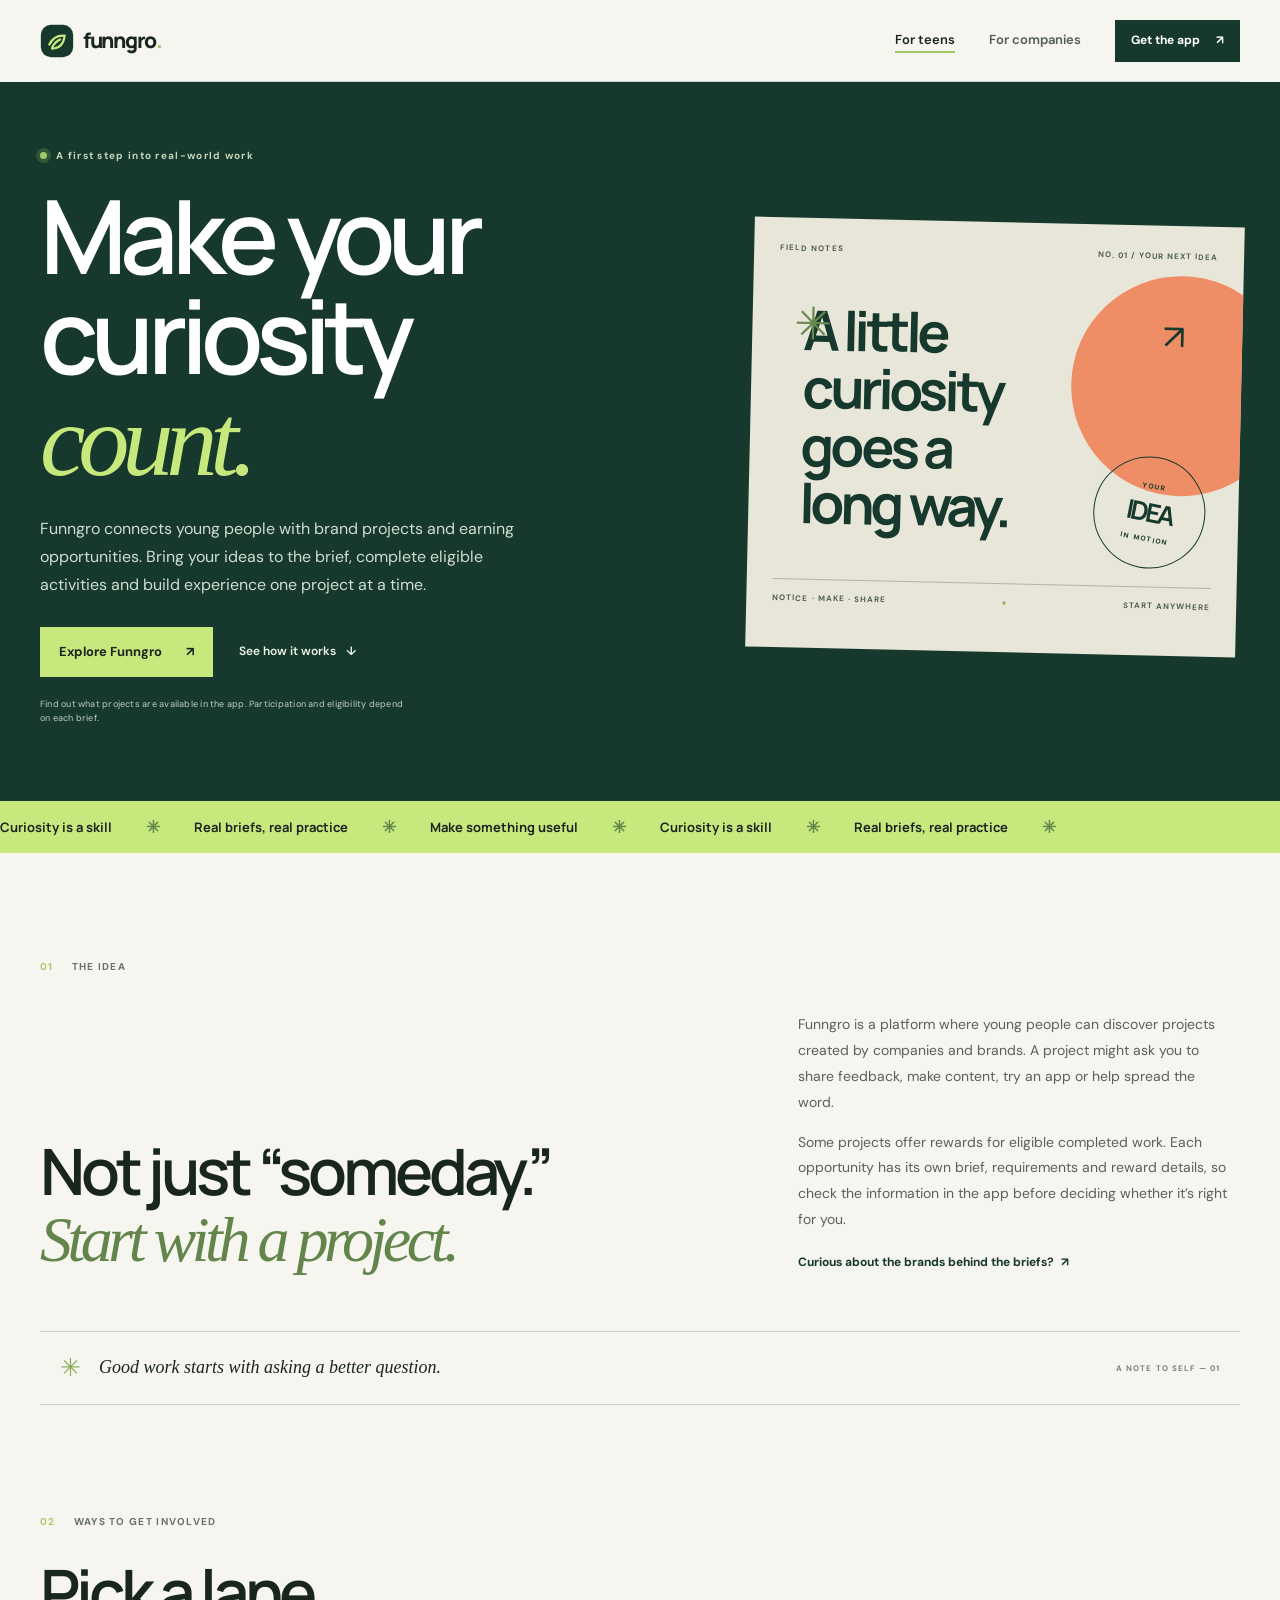
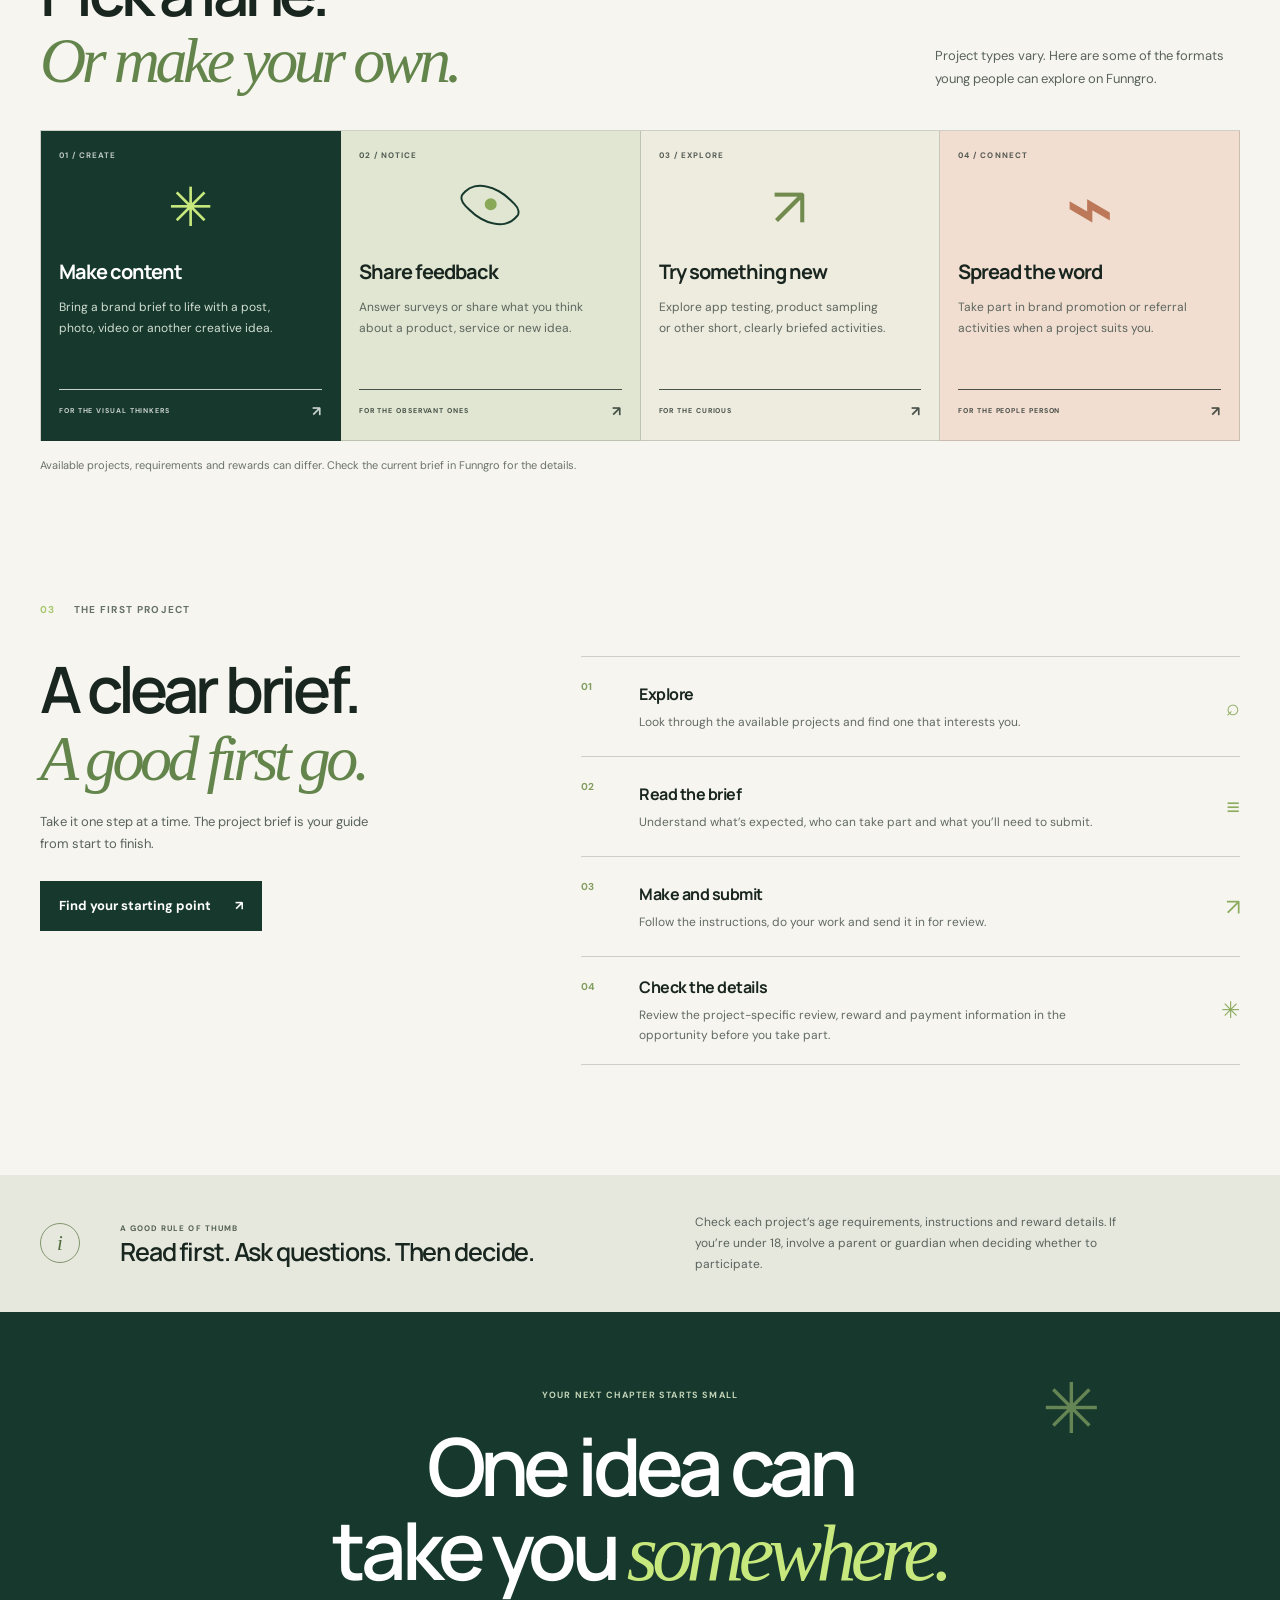
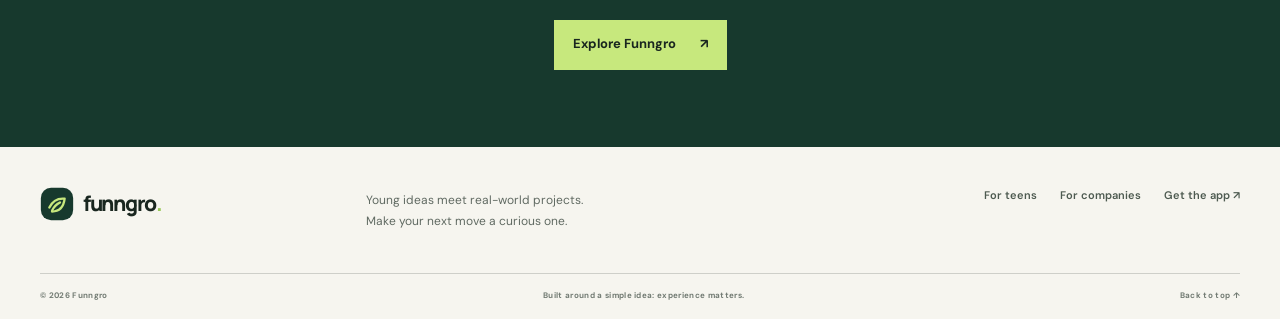
<file: index.html>
<!doctype html>
<html lang="en">
<head>
  <meta charset="utf-8">
  <meta name="viewport" content="width=device-width, initial-scale=1">
  <meta name="description" content="Explore brand projects, create content, share feedback and learn how earning opportunities work for young people on Funngro.">
  <meta name="robots" content="index,follow">
  <link rel="canonical" href="https://funngro-website-evaluation.onrender.com/">
  <link rel="icon" href="assets/mark.svg" type="image/svg+xml">
  <meta name="theme-color" content="#f6f5ef">
  <title>Earn with Real Brand Projects | Funngro for Teens</title>
  <meta property="og:type" content="website">
  <meta property="og:site_name" content="Funngro">
  <meta property="og:title" content="Earn with Real Brand Projects | Funngro for Teens">
  <meta property="og:description" content="Explore brand projects, create content, share feedback and learn how earning opportunities work for young people on Funngro.">
  <meta property="og:url" content="https://funngro-website-evaluation.onrender.com/">
  <meta name="twitter:card" content="summary">
  <meta name="twitter:title" content="Earn with Real Brand Projects | Funngro for Teens">
  <meta name="twitter:description" content="Explore brand projects, create content, share feedback and learn how earning opportunities work for young people on Funngro.">
  <link rel="preconnect" href="https://fonts.googleapis.com">
  <link rel="preconnect" href="https://fonts.gstatic.com" crossorigin>
  <link href="https://fonts.googleapis.com/css2?family=DM+Sans:wght@400;500;600;700&family=Manrope:wght@400;500;600;700;800&display=swap" rel="stylesheet">
  <link rel="stylesheet" href="style.css">
  <script src="script.js" defer></script>
</head>
<body class="teen-page">
  <a class="skip-link" href="#main">Skip to content</a>
  <header class="site-header">
    <div class="header-inner">
      <a class="wordmark" href="index.html" aria-label="Funngro, teen home">
        <img src="assets/mark.svg" alt="" width="34" height="34">
        <span>funngro<span class="wordmark-period">.</span></span>
      </a>
      <button class="menu-toggle" type="button" aria-expanded="false" aria-controls="primary-nav">
        <span class="menu-toggle-label">Menu</span><span class="menu-icon" aria-hidden="true"><i></i><i></i></span>
      </button>
      <nav class="primary-nav" id="primary-nav" aria-label="Main navigation">
        <a class="nav-link is-current" href="index.html" aria-current="page">For teens</a>
        <a class="nav-link" href="company.html">For companies</a>
        <a class="nav-cta" href="https://play.google.com/store/apps/details?id=com.wishbanc.funngro" target="_blank" rel="noopener noreferrer">Get the app <span aria-hidden="true">↗</span></a>
      </nav>
    </div>
  </header>

  <main id="main">
    <section class="teen-hero">
      <div class="teen-hero-copy">
        <p class="eyebrow eyebrow-light"><span class="eyebrow-dot"></span> A first step into real-world work</p>
        <h1>Make your<br>curiosity <span class="hero-highlight">count.</span></h1>
        <p class="hero-intro">Funngro connects young people with brand projects and earning opportunities. Bring your ideas to the brief, complete eligible activities and build experience one project at a time.</p>
        <div class="hero-action-row">
          <a class="button button-lime" href="https://play.google.com/store/apps/details?id=com.wishbanc.funngro" target="_blank" rel="noopener noreferrer">Explore Funngro <span aria-hidden="true">↗</span></a>
          <a class="text-link text-link-light" href="#how-it-works">See how it works <span aria-hidden="true">↓</span></a>
        </div>
        <p class="hero-footnote">Find out what projects are available in the app. Participation and eligibility depend on each brief.</p>
      </div>
      <div class="teen-hero-art" aria-label="Illustration of a young creator turning an idea into a finished brand project" role="img">
        <div class="art-sun" aria-hidden="true"></div>
        <div class="art-caption"><span>FIELD NOTES</span><span>NO. 01 / YOUR NEXT IDEA</span></div>
        <div class="art-core">
          <div class="art-spark" aria-hidden="true">✳</div>
          <p class="art-kicker">A little curiosity<br>goes a long way.</p>
          <div class="art-arrow" aria-hidden="true">↗</div>
          <div class="art-stamp"><span>YOUR</span><strong>IDEA</strong><span>IN MOTION</span></div>
        </div>
        <div class="art-bottom"><span>NOTICE · MAKE · SHARE</span><span class="art-orbit" aria-hidden="true">●</span><span>START ANYWHERE</span></div>
      </div>
    </section>

    <section class="ticker" aria-label="Project themes">
      <div class="ticker-track">
        <span>Curiosity is a skill</span><span aria-hidden="true">✳</span><span>Real briefs, real practice</span><span aria-hidden="true">✳</span><span>Make something useful</span><span aria-hidden="true">✳</span><span>Curiosity is a skill</span><span aria-hidden="true">✳</span><span>Real briefs, real practice</span><span aria-hidden="true">✳</span>
      </div>
    </section>

    <section class="section section-intro">
      <div class="section-label"><span>01</span><span>THE IDEA</span></div>
      <div class="intro-layout">
        <h2>Not just “someday.”<br><span class="serif-accent">Start with a project.</span></h2>
        <div class="intro-copy">
          <p>Funngro is a platform where young people can discover projects created by companies and brands. A project might ask you to share feedback, make content, try an app or help spread the word.</p>
          <p>Some projects offer rewards for eligible completed work. Each opportunity has its own brief, requirements and reward details, so check the information in the app before deciding whether it’s right for you.</p>
          <a class="arrow-link" href="company.html">Curious about the brands behind the briefs? <span aria-hidden="true">↗</span></a>
        </div>
      </div>
      <div class="note-strip">
        <span class="note-mark" aria-hidden="true">✳</span>
        <p>Good work starts with asking a better question.</p>
        <span class="note-index">A NOTE TO SELF — 01</span>
      </div>
    </section>

    <section class="section work-section" id="project-types">
      <div class="section-label"><span>02</span><span>WAYS TO GET INVOLVED</span></div>
      <div class="section-heading-row">
        <h2>Pick a lane.<br><span class="serif-accent">Or make your own.</span></h2>
        <p>Project types vary. Here are some of the formats young people can explore on Funngro.</p>
      </div>
      <div class="work-grid">
        <article class="work-item work-item-featured">
          <span class="work-number">01 / CREATE</span>
          <div class="work-symbol symbol-sun" aria-hidden="true">✳</div>
          <h3>Make content</h3>
          <p>Bring a brand brief to life with a post, photo, video or another creative idea.</p>
          <span class="work-footer">FOR THE VISUAL THINKERS <span aria-hidden="true">↗</span></span>
        </article>
        <article class="work-item work-item-olive">
          <span class="work-number">02 / NOTICE</span>
          <div class="work-symbol symbol-eye" aria-hidden="true"><span></span></div>
          <h3>Share feedback</h3>
          <p>Answer surveys or share what you think about a product, service or new idea.</p>
          <span class="work-footer">FOR THE OBSERVANT ONES <span aria-hidden="true">↗</span></span>
        </article>
        <article class="work-item work-item-cream">
          <span class="work-number">03 / EXPLORE</span>
          <div class="work-symbol symbol-spark" aria-hidden="true">↗</div>
          <h3>Try something new</h3>
          <p>Explore app testing, product sampling or other short, clearly briefed activities.</p>
          <span class="work-footer">FOR THE CURIOUS <span aria-hidden="true">↗</span></span>
        </article>
        <article class="work-item work-item-peach">
          <span class="work-number">04 / CONNECT</span>
          <div class="work-symbol symbol-link" aria-hidden="true">⌁</div>
          <h3>Spread the word</h3>
          <p>Take part in brand promotion or referral activities when a project suits you.</p>
          <span class="work-footer">FOR THE PEOPLE PERSON <span aria-hidden="true">↗</span></span>
        </article>
      </div>
      <p class="disclaimer">Available projects, requirements and rewards can differ. Check the current brief in Funngro for the details.</p>
    </section>

    <section class="section process-section" id="how-it-works">
      <div class="section-label"><span>03</span><span>THE FIRST PROJECT</span></div>
      <div class="process-layout">
        <div class="process-heading">
          <h2>A clear brief.<br><span class="serif-accent">A good first go.</span></h2>
          <p>Take it one step at a time. The project brief is your guide from start to finish.</p>
          <a class="button button-dark" href="https://play.google.com/store/apps/details?id=com.wishbanc.funngro" target="_blank" rel="noopener noreferrer">Find your starting point <span aria-hidden="true">↗</span></a>
        </div>
        <ol class="step-list">
          <li><span class="step-count">01</span><div><h3>Explore</h3><p>Look through the available projects and find one that interests you.</p></div><span class="step-mark" aria-hidden="true">⌕</span></li>
          <li><span class="step-count">02</span><div><h3>Read the brief</h3><p>Understand what’s expected, who can take part and what you’ll need to submit.</p></div><span class="step-mark" aria-hidden="true">≡</span></li>
          <li><span class="step-count">03</span><div><h3>Make and submit</h3><p>Follow the instructions, do your work and send it in for review.</p></div><span class="step-mark" aria-hidden="true">↗</span></li>
          <li><span class="step-count">04</span><div><h3>Check the details</h3><p>Review the project-specific review, reward and payment information in the opportunity before you take part.</p></div><span class="step-mark" aria-hidden="true">✳</span></li>
        </ol>
      </div>
    </section>

    <section class="safety-band">
      <div class="safety-icon" aria-hidden="true"><span>i</span></div>
      <div><p class="eyebrow">A GOOD RULE OF THUMB</p><h2>Read first. Ask questions. Then decide.</h2></div>
      <p>Check each project’s age requirements, instructions and reward details. If you’re under 18, involve a parent or guardian when deciding whether to participate.</p>
    </section>

    <section class="closing-cta">
      <p class="eyebrow">YOUR NEXT CHAPTER STARTS SMALL</p>
      <h2>One idea can<br>take you <span class="serif-accent">somewhere.</span></h2>
      <a class="button button-lime" href="https://play.google.com/store/apps/details?id=com.wishbanc.funngro" target="_blank" rel="noopener noreferrer">Explore Funngro <span aria-hidden="true">↗</span></a>
      <span class="closing-doodle" aria-hidden="true">✳</span>
    </section>
  </main>

  <footer class="site-footer">
    <div class="footer-main">
      <a class="wordmark wordmark-footer" href="index.html" aria-label="Funngro home"><img src="assets/mark.svg" alt="" width="34" height="34"><span>funngro<span class="wordmark-period">.</span></span></a>
      <p>Young ideas meet real-world projects.<br>Make your next move a curious one.</p>
      <nav class="footer-nav" aria-label="Footer navigation"><a href="index.html" aria-current="page">For teens</a><a href="company.html">For companies</a><a href="https://play.google.com/store/apps/details?id=com.wishbanc.funngro" target="_blank" rel="noopener noreferrer">Get the app ↗</a></nav>
    </div>
    <div class="footer-bottom"><span>© <span data-current-year>2026</span> Funngro</span><span>Built around a simple idea: experience matters.</span><a href="#main">Back to top ↑</a></div>
  </footer>
</body>
</html>
</file>
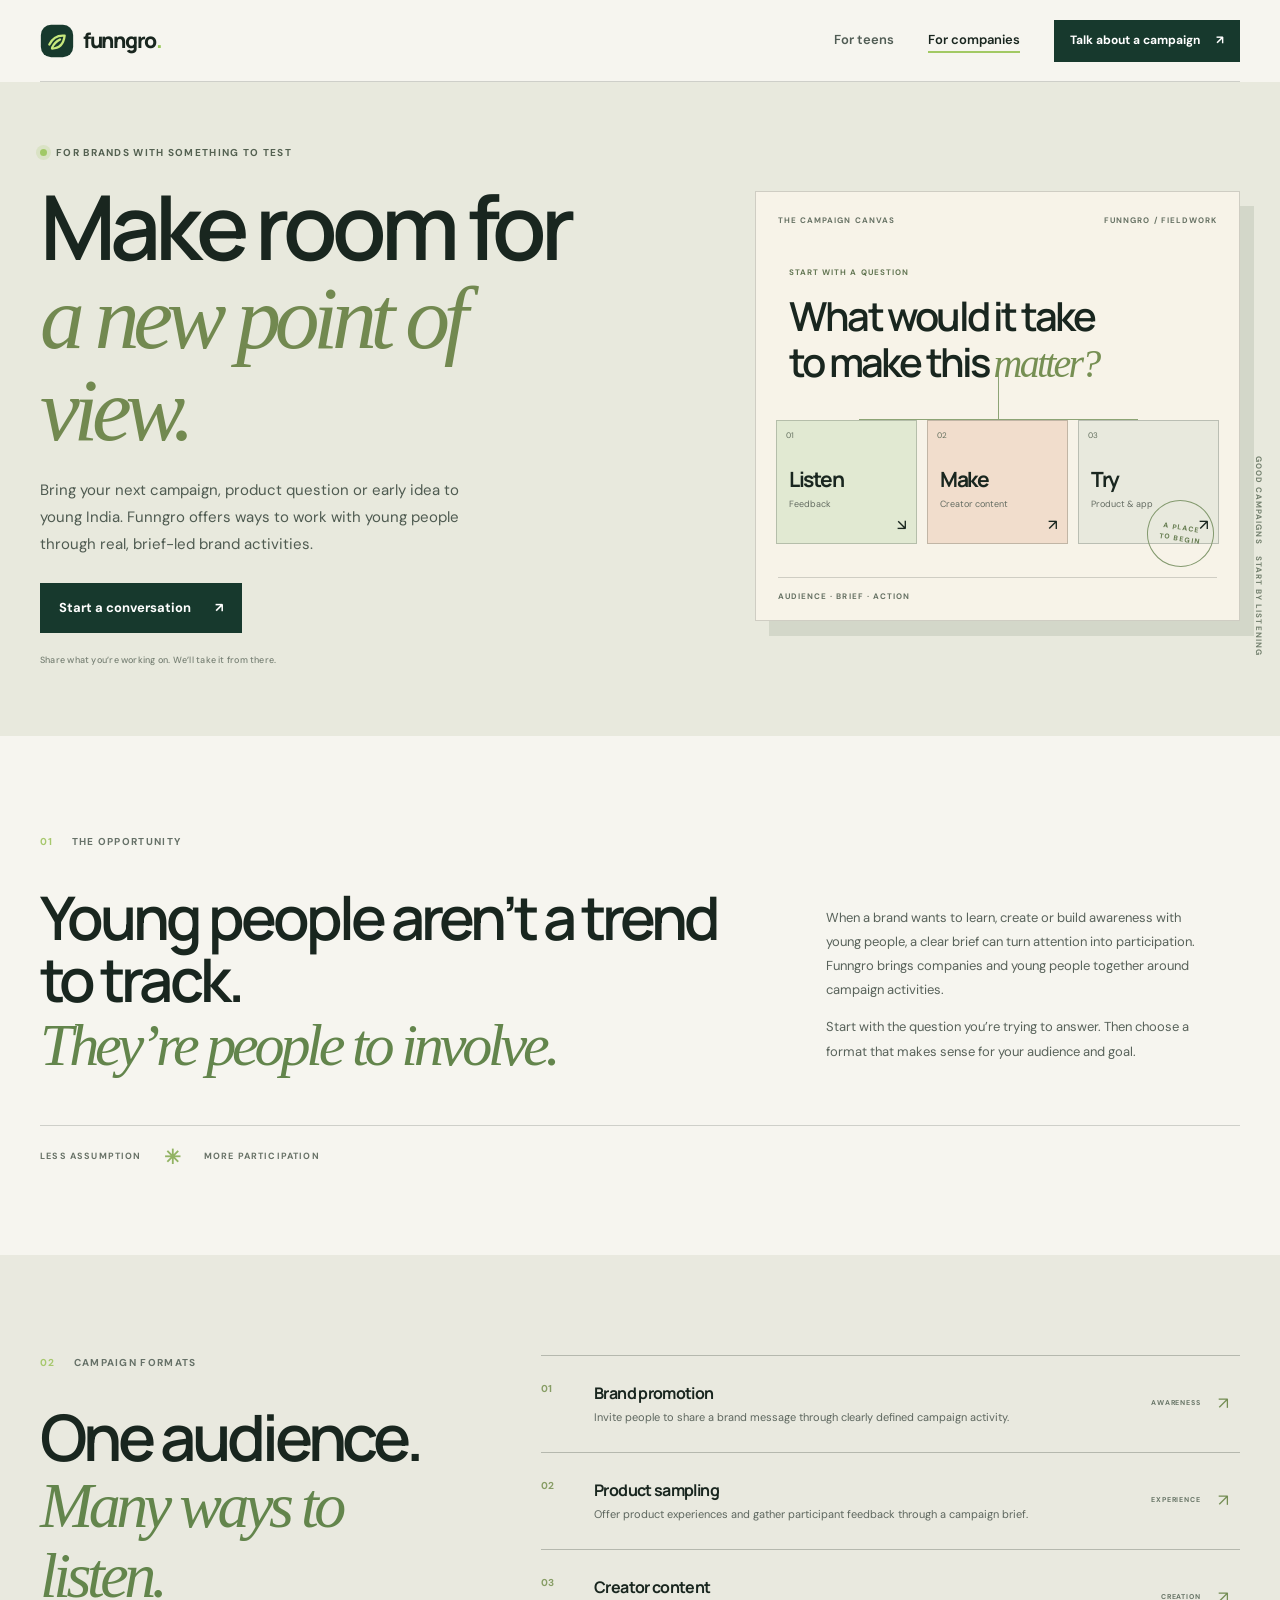
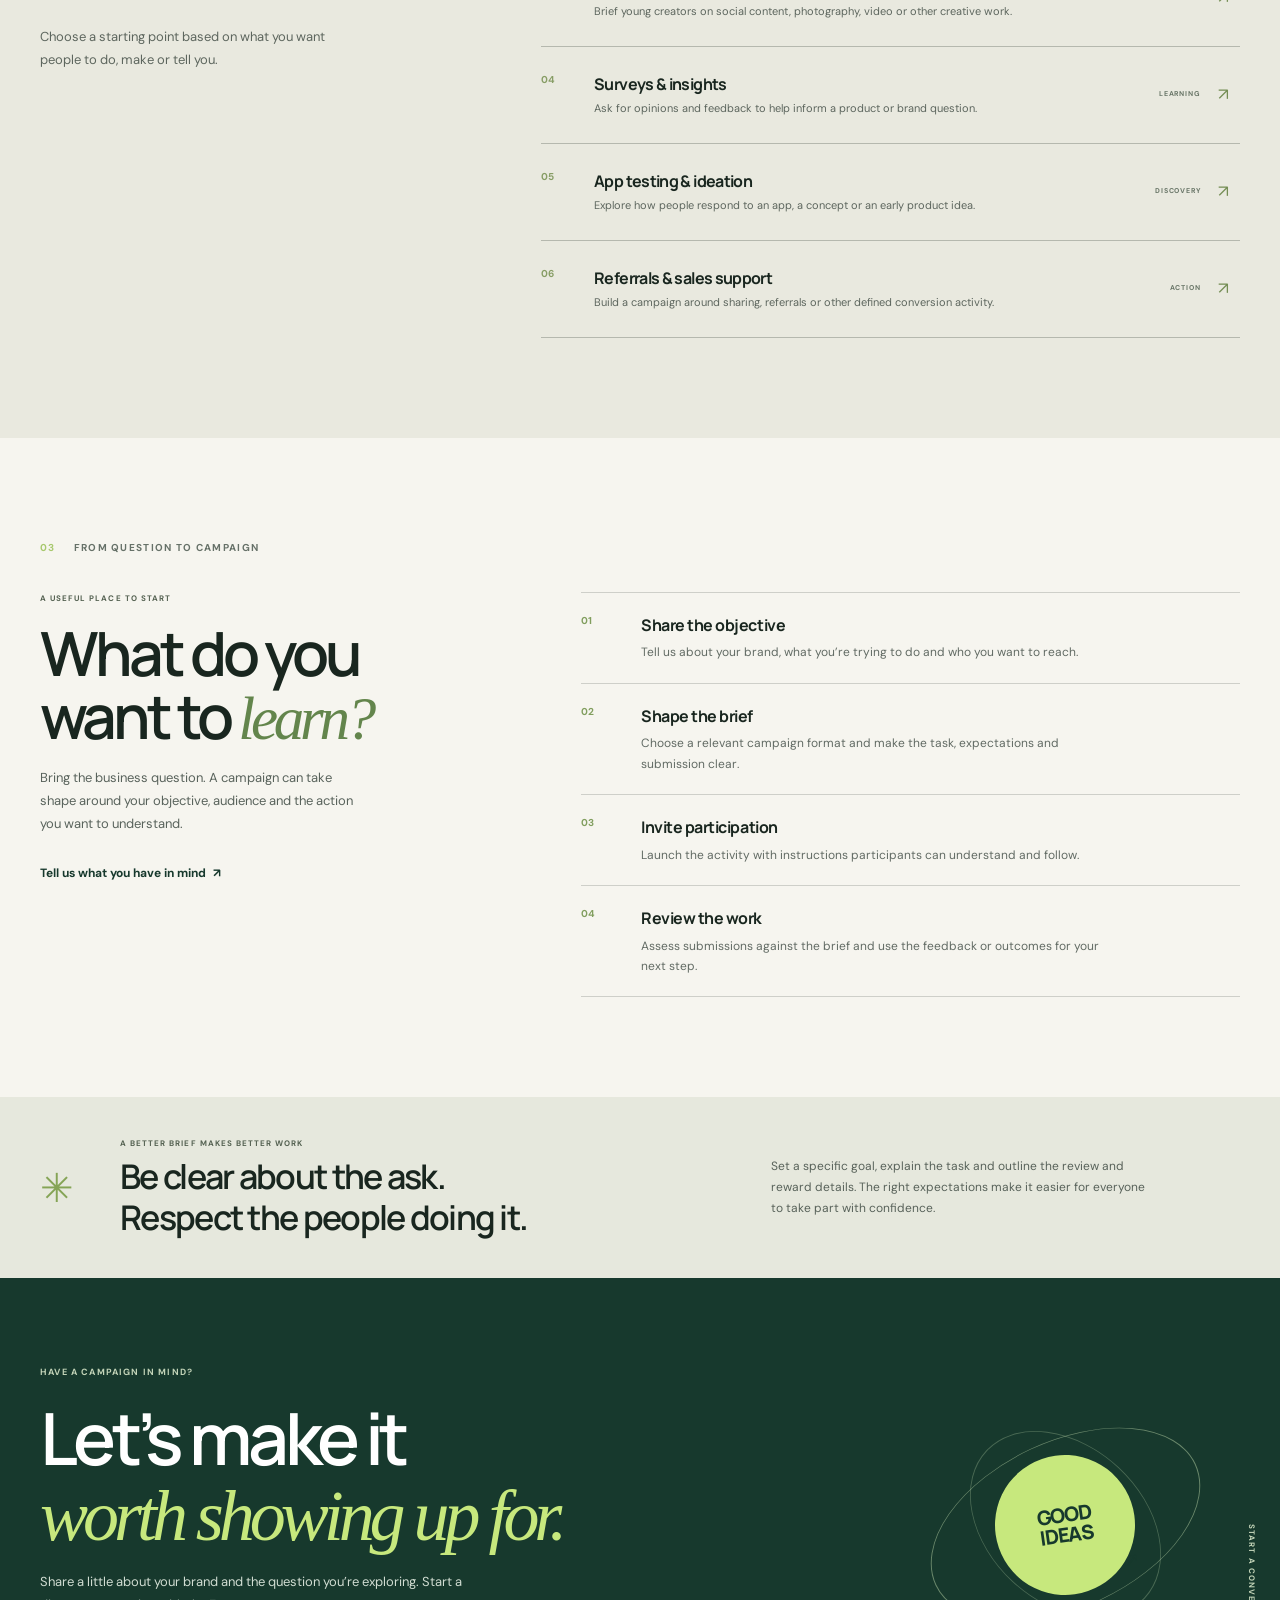
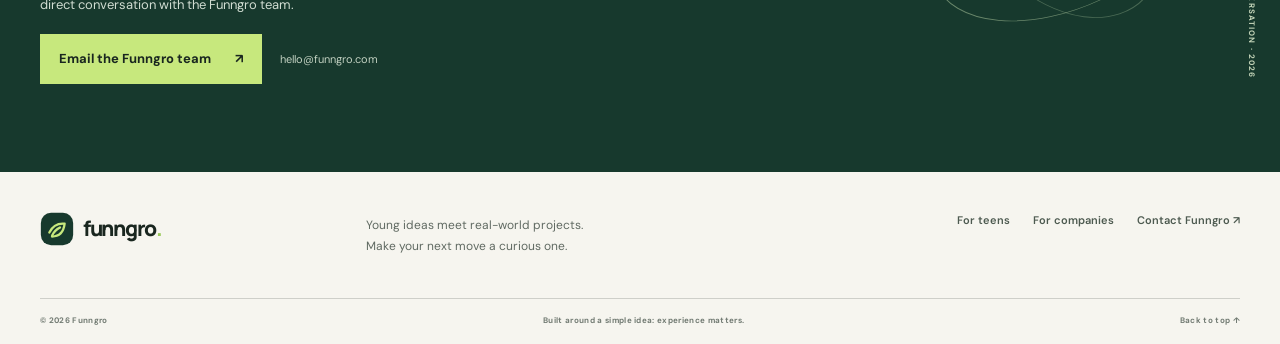
<file: company.html>
<!doctype html>
<html lang="en">
<head>
  <meta charset="utf-8">
  <meta name="viewport" content="width=device-width, initial-scale=1">
  <meta name="description" content="Work with young India through Funngro. Explore brand promotion, sampling, creator content, surveys, app testing and other campaign formats.">
  <meta name="robots" content="index,follow">
  <link rel="canonical" href="https://funngro-website-evaluation.onrender.com/company.html">
  <link rel="icon" href="assets/mark.svg" type="image/svg+xml">
  <meta name="theme-color" content="#f6f5ef">
  <title>Work with Young India | Funngro for Companies</title>
  <meta property="og:type" content="website">
  <meta property="og:site_name" content="Funngro">
  <meta property="og:title" content="Work with Young India | Funngro for Companies">
  <meta property="og:description" content="Explore campaign formats that connect your brand with young people through Funngro.">
  <meta property="og:url" content="https://funngro-website-evaluation.onrender.com/company.html">
  <meta name="twitter:card" content="summary">
  <meta name="twitter:title" content="Work with Young India | Funngro for Companies">
  <meta name="twitter:description" content="Explore campaign formats that connect your brand with young people through Funngro.">
  <link rel="preconnect" href="https://fonts.googleapis.com">
  <link rel="preconnect" href="https://fonts.gstatic.com" crossorigin>
  <link href="https://fonts.googleapis.com/css2?family=DM+Sans:wght@400;500;600;700&family=Manrope:wght@400;500;600;700;800&display=swap" rel="stylesheet">
  <link rel="stylesheet" href="style.css">
  <script src="script.js" defer></script>
</head>
<body class="company-page">
  <a class="skip-link" href="#main">Skip to content</a>
  <header class="site-header">
    <div class="header-inner">
      <a class="wordmark" href="index.html" aria-label="Funngro, teen home">
        <img src="assets/mark.svg" alt="" width="34" height="34">
        <span>funngro<span class="wordmark-period">.</span></span>
      </a>
      <button class="menu-toggle" type="button" aria-expanded="false" aria-controls="primary-nav">
        <span class="menu-toggle-label">Menu</span><span class="menu-icon" aria-hidden="true"><i></i><i></i></span>
      </button>
      <nav class="primary-nav" id="primary-nav" aria-label="Main navigation">
        <a class="nav-link" href="index.html">For teens</a>
        <a class="nav-link is-current" href="company.html" aria-current="page">For companies</a>
        <a class="nav-cta" href="mailto:hello@funngro.com?subject=Company%20campaign%20enquiry">Talk about a campaign <span aria-hidden="true">↗</span></a>
      </nav>
    </div>
  </header>

  <main id="main">
    <section class="company-hero">
      <div class="company-hero-copy">
        <p class="eyebrow"><span class="eyebrow-dot"></span> FOR BRANDS WITH SOMETHING TO TEST</p>
        <h1>Make room for<br><span class="serif-accent">a new point of view.</span></h1>
        <p class="company-intro">Bring your next campaign, product question or early idea to young India. Funngro offers ways to work with young people through real, brief-led brand activities.</p>
        <a class="button button-dark" href="mailto:hello@funngro.com?subject=Company%20campaign%20enquiry">Start a conversation <span aria-hidden="true">↗</span></a>
        <p class="hero-footnote">Share what you’re working on. We’ll take it from there.</p>
      </div>
      <div class="company-hero-art" role="img" aria-label="Abstract campaign planning board showing a brand question, young audience perspectives and possible actions">
        <div class="board-top"><span>THE CAMPAIGN CANVAS</span><span>FUNNGRO / FIELDWORK</span></div>
        <div class="board-question"><span class="board-label">START WITH A QUESTION</span><p>What would it take<br>to make this <em>matter?</em></p></div>
        <div class="board-connectors" aria-hidden="true"><i></i><i></i><i></i></div>
        <div class="board-actions">
          <div class="board-action action-feedback"><span>01</span><strong>Listen</strong><small>Feedback</small><b aria-hidden="true">↘</b></div>
          <div class="board-action action-create"><span>02</span><strong>Make</strong><small>Creator content</small><b aria-hidden="true">↗</b></div>
          <div class="board-action action-experience"><span>03</span><strong>Try</strong><small>Product & app</small><b aria-hidden="true">↗</b></div>
        </div>
        <div class="board-bottom"><span>AUDIENCE · BRIEF · ACTION</span><span class="board-stamp">A PLACE<br>TO BEGIN</span></div>
      </div>
      <div class="hero-side-note"><span>GOOD CAMPAIGNS</span><span>START BY LISTENING</span></div>
    </section>

    <section class="company-manifesto">
      <div class="section-label"><span>01</span><span>THE OPPORTUNITY</span></div>
      <div class="manifesto-layout">
        <h2>Young people aren’t a trend to track.<br><span class="serif-accent">They’re people to involve.</span></h2>
        <div class="manifesto-copy">
          <p>When a brand wants to learn, create or build awareness with young people, a clear brief can turn attention into participation. Funngro brings companies and young people together around campaign activities.</p>
          <p>Start with the question you’re trying to answer. Then choose a format that makes sense for your audience and goal.</p>
        </div>
      </div>
      <div class="manifesto-rule"><span>LESS ASSUMPTION</span><span aria-hidden="true">✳</span><span>MORE PARTICIPATION</span></div>
    </section>

    <section class="company-work" id="campaign-formats">
      <div class="company-work-heading">
        <div class="section-label"><span>02</span><span>CAMPAIGN FORMATS</span></div>
        <h2>One audience.<br><span class="serif-accent">Many ways to listen.</span></h2>
        <p>Choose a starting point based on what you want people to do, make or tell you.</p>
      </div>
      <div class="format-list">
        <article class="format-row"><span class="format-index">01</span><div><h3>Brand promotion</h3><p>Invite people to share a brand message through clearly defined campaign activity.</p></div><span class="format-tag">AWARENESS</span><span class="format-arrow" aria-hidden="true">↗</span></article>
        <article class="format-row"><span class="format-index">02</span><div><h3>Product sampling</h3><p>Offer product experiences and gather participant feedback through a campaign brief.</p></div><span class="format-tag">EXPERIENCE</span><span class="format-arrow" aria-hidden="true">↗</span></article>
        <article class="format-row"><span class="format-index">03</span><div><h3>Creator content</h3><p>Brief young creators on social content, photography, video or other creative work.</p></div><span class="format-tag">CREATION</span><span class="format-arrow" aria-hidden="true">↗</span></article>
        <article class="format-row"><span class="format-index">04</span><div><h3>Surveys & insights</h3><p>Ask for opinions and feedback to help inform a product or brand question.</p></div><span class="format-tag">LEARNING</span><span class="format-arrow" aria-hidden="true">↗</span></article>
        <article class="format-row"><span class="format-index">05</span><div><h3>App testing & ideation</h3><p>Explore how people respond to an app, a concept or an early product idea.</p></div><span class="format-tag">DISCOVERY</span><span class="format-arrow" aria-hidden="true">↗</span></article>
        <article class="format-row"><span class="format-index">06</span><div><h3>Referrals & sales support</h3><p>Build a campaign around sharing, referrals or other defined conversion activity.</p></div><span class="format-tag">ACTION</span><span class="format-arrow" aria-hidden="true">↗</span></article>
      </div>
    </section>

    <section class="company-process" id="how-campaigns-work">
      <div class="section-label"><span>03</span><span>FROM QUESTION TO CAMPAIGN</span></div>
      <div class="company-process-layout">
        <div class="company-process-aside">
          <p class="eyebrow">A USEFUL PLACE TO START</p>
          <h2>What do you<br>want to <span class="serif-accent">learn?</span></h2>
          <p>Bring the business question. A campaign can take shape around your objective, audience and the action you want to understand.</p>
          <a class="arrow-link" href="mailto:hello@funngro.com?subject=Company%20campaign%20enquiry">Tell us what you have in mind <span aria-hidden="true">↗</span></a>
        </div>
        <ol class="company-steps">
          <li><span>01</span><div><h3>Share the objective</h3><p>Tell us about your brand, what you’re trying to do and who you want to reach.</p></div></li>
          <li><span>02</span><div><h3>Shape the brief</h3><p>Choose a relevant campaign format and make the task, expectations and submission clear.</p></div></li>
          <li><span>03</span><div><h3>Invite participation</h3><p>Launch the activity with instructions participants can understand and follow.</p></div></li>
          <li><span>04</span><div><h3>Review the work</h3><p>Assess submissions against the brief and use the feedback or outcomes for your next step.</p></div></li>
        </ol>
      </div>
    </section>

    <section class="company-principle">
      <span class="principle-mark" aria-hidden="true">✳</span>
      <div><p class="eyebrow">A BETTER BRIEF MAKES BETTER WORK</p><h2>Be clear about the ask.<br>Respect the people doing it.</h2></div>
      <p>Set a specific goal, explain the task and outline the review and reward details. The right expectations make it easier for everyone to take part with confidence.</p>
    </section>

    <section class="company-cta">
      <div class="company-cta-copy">
        <p class="eyebrow">HAVE A CAMPAIGN IN MIND?</p>
        <h2>Let’s make it<br><span class="serif-accent">worth showing up for.</span></h2>
        <p>Share a little about your brand and the question you’re exploring. Start a direct conversation with the Funngro team.</p>
        <a class="button button-lime" href="mailto:hello@funngro.com?subject=Company%20campaign%20enquiry">Email the Funngro team <span aria-hidden="true">↗</span></a>
        <span class="cta-email">hello@funngro.com</span>
      </div>
      <div class="cta-art" aria-hidden="true"><div class="cta-orbit cta-orbit-one"></div><div class="cta-orbit cta-orbit-two"></div><div class="cta-center"><span>GOOD<br>IDEAS</span><b>↗</b></div><span class="cta-side-label">START A CONVERSATION · 2026</span></div>
    </section>
  </main>

  <footer class="site-footer">
    <div class="footer-main">
      <a class="wordmark wordmark-footer" href="index.html" aria-label="Funngro home"><img src="assets/mark.svg" alt="" width="34" height="34"><span>funngro<span class="wordmark-period">.</span></span></a>
      <p>Young ideas meet real-world projects.<br>Make your next move a curious one.</p>
      <nav class="footer-nav" aria-label="Footer navigation"><a href="index.html">For teens</a><a href="company.html" aria-current="page">For companies</a><a href="mailto:hello@funngro.com?subject=Company%20campaign%20enquiry">Contact Funngro ↗</a></nav>
    </div>
    <div class="footer-bottom"><span>© <span data-current-year>2026</span> Funngro</span><span>Built around a simple idea: experience matters.</span><a href="#main">Back to top ↑</a></div>
  </footer>
</body>
</html>
</file>
<file: style.css>
:root {
  color-scheme: light;
  --paper: #f6f5ef;
  --paper-deep: #ecebe2;
  --ink: #19261f;
  --ink-soft: #505c54;
  --forest: #17392d;
  --forest-deep: #102c23;
  --lime: #c7e87d;
  --lime-light: #d9f2a0;
  --orange: #f08b62;
  --line: rgba(25, 38, 31, .18);
  --sans: "DM Sans", "Segoe UI", sans-serif;
  --display: "Manrope", "Segoe UI", sans-serif;
  --page-width: 1220px;
}

* { box-sizing: border-box; }
html { scroll-behavior: smooth; scroll-padding-top: 88px; }
body { margin: 0; background: var(--paper); color: var(--ink); font-family: var(--sans); font-size: 16px; line-height: 1.6; -webkit-font-smoothing: antialiased; }
body, button, a { font-family: var(--sans); }
a { color: inherit; }
button, a { -webkit-tap-highlight-color: transparent; }
button:focus-visible, a:focus-visible { outline: 3px solid #dd7049; outline-offset: 4px; }
img, svg { max-width: 100%; }
::selection { background: var(--lime); color: var(--ink); }

.skip-link { position: fixed; z-index: 100; top: 8px; left: 8px; padding: 10px 14px; transform: translateY(-150%); background: var(--lime); color: var(--ink); font-weight: 700; }
.skip-link:focus { transform: translateY(0); }
.site-header { position: relative; z-index: 20; background: var(--paper); }
.header-inner { width: min(var(--page-width), calc(100% - 80px)); height: 82px; margin: 0 auto; display: flex; justify-content: space-between; align-items: center; border-bottom: 1px solid var(--line); }
.wordmark { display: inline-flex; align-items: center; gap: 9px; text-decoration: none; font-family: var(--display); font-size: 21px; font-weight: 800; letter-spacing: -1.3px; }
.wordmark img { display: block; }
.wordmark-period { color: #9ac95a; }
.primary-nav { display: flex; align-items: center; gap: 34px; }
.nav-link { color: var(--ink-soft); font-size: 13px; font-weight: 600; text-decoration: none; transition: color .2s ease; }
.nav-link:hover, .nav-link.is-current { color: var(--ink); }
.nav-link.is-current { text-decoration: underline; text-decoration-color: #a2c963; text-decoration-thickness: 2px; text-underline-offset: 7px; }
.nav-cta { display: inline-flex; min-height: 42px; align-items: center; gap: 16px; padding: 0 16px; background: var(--forest); color: white; font-size: 12px; font-weight: 700; text-decoration: none; transition: background .2s ease, transform .2s ease; }
.nav-cta:hover, .button-dark:hover { background: #285440; transform: translateY(-2px); }
.nav-cta span, .button span, .arrow-link span, .text-link span { transition: transform .2s ease; }
.nav-cta:hover span, .button:hover span, .arrow-link:hover span { transform: translate(2px, -2px); }
.menu-toggle { display: none; }
.eyebrow, .section-label, .work-number, .work-footer, .format-tag, .board-top, .board-label, .board-bottom, .art-caption, .art-bottom, .note-index, .hero-footnote, .footer-bottom, .hero-side-note { font-size: 10px; font-weight: 700; letter-spacing: .13em; line-height: 1.5; }
.eyebrow { display: flex; align-items: center; gap: 9px; margin: 0 0 22px; color: #546151; }
.eyebrow-dot { width: 7px; height: 7px; border-radius: 50%; background: #a1c966; box-shadow: 0 0 0 4px rgba(161, 201, 102, .2); }
.section-label { display: flex; gap: 18px; align-items: center; color: #667168; }
.section-label span:first-child { color: #a7c86d; }
h1, h2, h3, p { margin-top: 0; }
h1, h2, h3 { font-family: var(--display); }
h1, h2 { font-weight: 600; letter-spacing: -.065em; }
h1 { font-size: clamp(55px, 7.5vw, 104px); line-height: .98; }
h2 { font-size: clamp(38px, 5vw, 66px); line-height: 1.04; }
.serif-accent { color: #63854c; font-family: Georgia, "Times New Roman", serif; font-weight: 400; font-style: italic; letter-spacing: -.07em; }
.button { min-height: 50px; display: inline-flex; align-items: center; justify-content: center; gap: 24px; padding: 0 19px; font-size: 13px; font-weight: 700; text-decoration: none; transition: background .2s ease, transform .2s ease; }
.button-lime { background: var(--lime); color: var(--ink); }
.button-lime:hover { background: var(--lime-light); transform: translateY(-2px); }
.button-dark { background: var(--forest); color: white; }
.text-link { display: inline-flex; gap: 10px; align-items: center; font-size: 12px; font-weight: 600; text-decoration: none; }
.text-link:hover span { transform: translateY(3px); }
.arrow-link { display: inline-flex; align-items: center; gap: 7px; color: var(--forest); font-size: 12px; font-weight: 700; text-decoration: none; }
.arrow-link span { display: inline-block; }
.section { width: min(var(--page-width), calc(100% - 80px)); margin: 0 auto; }

/* Teen page */
.teen-hero { min-height: 628px; display: grid; grid-template-columns: minmax(0, 1.06fr) minmax(400px, .94fr); gap: clamp(36px, 7vw, 110px); align-items: center; padding: 66px max(40px, calc((100vw - var(--page-width)) / 2)) 76px; background: var(--forest); color: white; overflow: hidden; }
.teen-hero-copy { max-width: 610px; }
.eyebrow-light { color: #c5d6bb; }
.teen-hero h1 { margin-bottom: 24px; font-size: clamp(66px, 8vw, 105px); }
.hero-highlight { color: var(--lime); font-family: Georgia, "Times New Roman", serif; font-weight: 400; font-style: italic; letter-spacing: -.07em; }
.hero-intro { max-width: 475px; margin-bottom: 28px; color: #d1ddd2; font-size: 16px; line-height: 1.75; }
.hero-action-row { display: flex; flex-wrap: wrap; align-items: center; gap: 26px; }
.text-link-light { color: #eff4e9; }
.hero-footnote { max-width: 370px; margin: 21px 0 0; color: #aabbb0; font-size: 9px; font-weight: 500; letter-spacing: .025em; }
.teen-hero-art { position: relative; width: min(100%, 490px); min-height: 430px; justify-self: end; padding: 24px 26px 21px; background: #e7e6d8; color: var(--ink); overflow: hidden; transform: rotate(1.3deg); }
.art-sun { position: absolute; top: 50px; right: -50px; width: 220px; height: 220px; border-radius: 50%; background: var(--orange); opacity: .96; }
.art-caption, .art-bottom { position: relative; z-index: 1; display: flex; justify-content: space-between; color: #526051; font-size: 8px; }
.art-core { position: relative; z-index: 1; min-height: 325px; display: flex; flex-direction: column; justify-content: center; padding: 30px 25px; }
.art-spark { position: absolute; top: 35px; left: 16px; color: #698950; font-size: 45px; animation: slow-turn 24s linear infinite; }
.art-kicker { max-width: 240px; margin: 0; color: var(--forest); font-family: var(--display); font-size: clamp(35px, 4.4vw, 55px); font-weight: 700; letter-spacing: -.07em; line-height: 1.05; }
.art-arrow { position: absolute; top: 47px; right: 31px; color: var(--forest); font-size: 35px; }
.art-stamp { position: absolute; right: 7px; bottom: 18px; width: 112px; height: 112px; display: flex; flex-direction: column; align-items: center; justify-content: center; gap: 0; border: 1px solid var(--forest); border-radius: 50%; color: var(--forest); transform: rotate(10deg); }
.art-stamp span { font-size: 7px; font-weight: 700; letter-spacing: .2em; }
.art-stamp strong { font-family: var(--display); font-size: 26px; letter-spacing: -.1em; }
.art-bottom { padding-top: 12px; border-top: 1px solid rgba(25, 38, 31, .25); }
.art-orbit { color: #93b35f; }
.ticker { overflow: hidden; background: var(--lime); color: var(--ink); }
.ticker-track { width: max-content; min-height: 52px; display: flex; align-items: center; gap: 34px; animation: ticker 36s linear infinite; font-family: var(--display); font-size: 13px; font-weight: 700; }
.ticker-track span:nth-child(even) { color: #678a4c; font-size: 17px; }
.section-intro { padding-top: 106px; padding-bottom: 93px; }
.intro-layout { display: grid; grid-template-columns: 1.2fr .8fr; gap: 8%; align-items: end; padding-top: 38px; }
.intro-layout h2 { margin-bottom: 0; }
.intro-copy { max-width: 430px; }
.intro-copy p, .manifesto-copy p { color: #58625a; font-size: 14px; line-height: 1.85; }
.intro-copy .arrow-link { margin-top: 6px; }
.note-strip { min-height: 74px; display: flex; align-items: center; gap: 18px; margin-top: 57px; padding: 14px 20px; border-top: 1px solid var(--line); border-bottom: 1px solid var(--line); }
.note-mark { color: #8bae5e; font-size: 25px; }
.note-strip p { margin: 0; font-family: Georgia, "Times New Roman", serif; font-size: 18px; font-style: italic; }
.note-index { margin-left: auto; color: #79827a; font-size: 8px; }
.work-section { padding-top: 16px; padding-bottom: 107px; }
.section-heading-row { display: flex; justify-content: space-between; align-items: end; gap: 40px; padding: 30px 0 35px; }
.section-heading-row h2 { margin: 0; }
.section-heading-row > p { max-width: 305px; margin: 0 0 4px; color: #59635c; font-size: 13px; line-height: 1.75; }
.work-grid { display: grid; grid-template-columns: repeat(4, 1fr); border-top: 1px solid var(--line); border-left: 1px solid var(--line); }
.work-item { position: relative; min-height: 310px; display: flex; flex-direction: column; padding: 18px; border-right: 1px solid var(--line); border-bottom: 1px solid var(--line); transition: transform .25s ease, box-shadow .25s ease; }
.work-item:hover { z-index: 1; transform: translateY(-5px); box-shadow: 0 12px 22px rgba(25, 38, 31, .11); }
.work-item-featured { background: var(--forest); color: white; }
.work-item-olive { background: #e0e6d2; }
.work-item-cream { background: #eeebdf; }
.work-item-peach { background: #f1ded1; }
.work-number, .work-footer { font-size: 8px; }
.work-number { opacity: .72; }
.work-symbol { height: 95px; display: flex; align-items: center; justify-content: center; font-size: 54px; }
.symbol-sun { color: var(--lime); }
.symbol-eye { position: relative; width: 56px; height: 38px; align-self: center; margin: 25px 0 32px; border: 2px solid var(--forest); border-radius: 70% 20% 70% 20%; transform: rotate(45deg); }
.symbol-eye span { width: 12px; height: 12px; position: absolute; top: 10px; left: 20px; border-radius: 50%; background: #89a959; }
.symbol-spark { color: #708b4d; }
.symbol-link { color: #bc7858; font-family: Georgia, serif; font-size: 83px; }
.work-item h3 { margin: 0 0 9px; font-size: 20px; letter-spacing: -.05em; }
.work-item p { max-width: 230px; margin: 0 0 24px; color: #5d665e; font-size: 12px; line-height: 1.75; }
.work-item-featured p { color: #d1ddd2; }
.work-footer { display: flex; justify-content: space-between; align-items: center; margin-top: auto; padding-top: 11px; border-top: 1px solid currentColor; opacity: .77; font-size: 7px; }
.work-footer span { font-size: 14px; }
.disclaimer { margin: 16px 0 0; color: #6a736b; font-size: 11px; }
.process-section { padding-top: 21px; padding-bottom: 110px; }
.process-layout { display: grid; grid-template-columns: .78fr 1.22fr; gap: 10%; padding-top: 39px; }
.process-heading h2 { margin-bottom: 18px; }
.process-heading > p { max-width: 330px; margin-bottom: 25px; color: #59635c; font-size: 13px; line-height: 1.75; }
.step-list { margin: 0; padding: 0; list-style: none; border-top: 1px solid var(--line); }
.step-list li { min-height: 100px; display: grid; grid-template-columns: 44px 1fr 30px; align-items: center; gap: 14px; padding: 18px 0; border-bottom: 1px solid var(--line); }
.step-count { align-self: start; padding-top: 4px; color: #819e5e; font-size: 10px; font-weight: 700; }
.step-list h3, .company-steps h3 { margin: 0 0 4px; font-size: 16px; letter-spacing: -.03em; }
.step-list p, .company-steps p { max-width: 480px; margin: 0; color: #626b64; font-size: 12px; line-height: 1.7; }
.step-mark { color: #8cac60; font-size: 23px; text-align: right; }
.safety-band { display: grid; grid-template-columns: 50px 1fr 1fr; gap: 30px; align-items: center; padding: 37px max(40px, calc((100vw - var(--page-width)) / 2)); background: #e6e8dd; }
.safety-icon { width: 40px; height: 40px; display: grid; place-items: center; border: 1px solid #81966d; border-radius: 50%; color: #527143; font-family: Georgia, serif; font-size: 21px; font-style: italic; }
.safety-band .eyebrow { margin-bottom: 5px; font-size: 8px; }
.safety-band h2 { margin: 0; font-size: clamp(18px, 2vw, 25px); letter-spacing: -.045em; }
.safety-band > p { max-width: 450px; margin: 0; color: #59635c; font-size: 12px; line-height: 1.75; }
.closing-cta { position: relative; min-height: 435px; display: flex; flex-direction: column; align-items: center; justify-content: center; padding: 68px 24px; overflow: hidden; background: var(--forest); color: white; text-align: center; }
.closing-cta .eyebrow { color: #c3d4b8; font-size: 9px; }
.closing-cta h2 { position: relative; z-index: 1; margin: 0 0 25px; font-size: clamp(48px, 6.5vw, 80px); }
.closing-cta .serif-accent { color: var(--lime); }
.closing-doodle { position: absolute; top: 42px; right: 14%; color: #658554; font-size: 70px; animation: slow-turn 36s linear infinite; }

/* Company page */
.company-hero { position: relative; min-height: 620px; display: grid; grid-template-columns: minmax(0, 1fr) minmax(440px, .95fr); gap: 6%; align-items: center; padding: 63px max(40px, calc((100vw - var(--page-width)) / 2)) 68px; overflow: hidden; background: #e8e9dd; }
.company-hero-copy { position: relative; z-index: 1; max-width: 600px; }
.company-hero h1 { margin-bottom: 24px; font-size: clamp(58px, 7vw, 92px); }
.company-hero .serif-accent { color: #728950; }
.company-intro { max-width: 450px; margin-bottom: 25px; color: #4f5b51; font-size: 15px; line-height: 1.8; }
.company-hero .hero-footnote { color: #778074; }
.company-hero-art { position: relative; width: min(100%, 485px); min-height: 430px; justify-self: end; padding: 22px; background: #f7f3e8; border: 1px solid rgba(25, 38, 31, .18); box-shadow: 14px 15px 0 rgba(38, 64, 44, .11); }
.board-top, .board-bottom { display: flex; justify-content: space-between; color: #677264; font-size: 8px; }
.board-question { position: relative; z-index: 1; margin: 31px 0 0 11px; }
.board-label { color: #637653; font-size: 8px; }
.board-question p { margin: 10px 0 0; font-family: var(--display); font-size: clamp(29px, 3.4vw, 40px); font-weight: 600; letter-spacing: -.07em; line-height: 1.14; }
.board-question em { color: #768f53; font-family: Georgia, serif; font-weight: 400; }
.board-connectors { position: absolute; top: 176px; left: 50%; width: 1px; height: 52px; background: #8da475; }
.board-connectors::after { content: ""; position: absolute; bottom: 0; left: -139px; width: 278px; height: 1px; background: #8da475; }
.board-connectors i { position: absolute; top: 51px; width: 1px; height: 20px; background: #8da475; }
.board-connectors i:nth-child(1) { left: -139px; }
.board-connectors i:nth-child(2) { left: 0; }
.board-connectors i:nth-child(3) { left: 139px; }
.board-actions { position: absolute; right: 20px; bottom: 76px; left: 20px; display: grid; grid-template-columns: repeat(3, 1fr); gap: 10px; }
.board-action { position: relative; min-height: 124px; display: flex; flex-direction: column; justify-content: center; padding: 12px; border: 1px solid rgba(25, 38, 31, .22); }
.board-action > span { position: absolute; top: 8px; left: 9px; font-size: 8px; color: #64705f; }
.board-action strong { margin-top: 9px; font-family: var(--display); font-size: 21px; letter-spacing: -.06em; }
.board-action small { color: #636b61; font-size: 9px; }
.board-action b { position: absolute; right: 9px; bottom: 6px; font-size: 15px; font-weight: 500; }
.action-feedback { background: #e1e9d2; }
.action-create { background: #f1ddcc; }
.action-experience { background: #e8e9dd; }
.board-bottom { position: absolute; right: 22px; bottom: 18px; left: 22px; padding-top: 12px; border-top: 1px solid var(--line); }
.board-stamp { position: absolute; right: 3px; bottom: 35px; width: 67px; height: 67px; display: grid; place-content: center; border: 1px solid #849a6f; border-radius: 50%; color: #62794c; font-size: 7px; text-align: center; transform: rotate(9deg); }
.hero-side-note { position: absolute; right: max(15px, calc((100vw - var(--page-width)) / 2 - 23px)); bottom: 80px; display: flex; gap: 12px; color: #73806e; font-size: 8px; writing-mode: vertical-rl; }
.company-manifesto { width: min(var(--page-width), calc(100% - 80px)); margin: 0 auto; padding: 98px 0 82px; }
.manifesto-layout { display: grid; grid-template-columns: 1.25fr .75fr; gap: 8%; align-items: end; padding-top: 37px; }
.manifesto-layout h2 { margin: 0; font-size: clamp(38px, 4.7vw, 61px); }
.manifesto-copy { max-width: 390px; }
.manifesto-copy p { font-size: 13px; }
.manifesto-rule { display: flex; align-items: center; gap: 22px; margin-top: 48px; padding-top: 15px; border-top: 1px solid var(--line); color: #687267; font-size: 9px; font-weight: 700; letter-spacing: .13em; }
.manifesto-rule span:nth-child(2) { color: #92b363; font-size: 20px; }
.company-work { display: grid; grid-template-columns: .72fr 1.28fr; gap: 9%; padding: 100px max(40px, calc((100vw - var(--page-width)) / 2)); background: #e9e9df; }
.company-work-heading { max-width: 385px; }
.company-work-heading h2 { margin: 34px 0 17px; }
.company-work-heading > p { max-width: 325px; color: #5d665e; font-size: 13px; line-height: 1.75; }
.format-list { border-top: 1px solid rgba(25, 38, 31, .25); }
.format-row { min-height: 97px; display: grid; grid-template-columns: 36px 1fr auto 22px; gap: 17px; align-items: center; border-bottom: 1px solid rgba(25, 38, 31, .25); transition: padding .2s ease, background .2s ease; }
.format-row:hover { padding-right: 7px; padding-left: 7px; background: rgba(255, 255, 255, .34); }
.format-index { align-self: start; padding-top: 25px; color: #879d65; font-size: 10px; font-weight: 700; }
.format-row h3 { margin: 0 0 2px; font-size: 16px; letter-spacing: -.04em; }
.format-row p { margin: 0; color: #5d665e; font-size: 11px; line-height: 1.65; }
.format-tag { color: #687567; font-size: 7px; }
.format-arrow { color: #748d54; font-size: 17px; }
.company-process { width: min(var(--page-width), calc(100% - 80px)); margin: 0 auto; padding: 102px 0 100px; }
.company-process-layout { display: grid; grid-template-columns: .78fr 1.22fr; gap: 10%; padding-top: 37px; }
.company-process-aside h2 { margin: 0 0 17px; font-size: clamp(43px, 5vw, 61px); }
.company-process-aside > p:not(.eyebrow) { max-width: 330px; margin-bottom: 23px; color: #59635c; font-size: 13px; line-height: 1.75; }
.company-process-aside .eyebrow { margin-bottom: 17px; font-size: 8px; }
.company-steps { margin: 0; padding: 0; list-style: none; border-top: 1px solid var(--line); }
.company-steps li { display: grid; grid-template-columns: 45px 1fr; gap: 15px; padding: 20px 0; border-bottom: 1px solid var(--line); }
.company-steps li > span { color: #819e5e; font-size: 10px; font-weight: 700; }
.company-principle { display: grid; grid-template-columns: 54px 1fr .75fr; gap: 26px; align-items: center; padding: 40px max(40px, calc((100vw - var(--page-width)) / 2)); background: #e6e8dd; }
.principle-mark { color: #85a456; font-size: 40px; }
.company-principle .eyebrow { margin-bottom: 7px; font-size: 8px; }
.company-principle h2 { margin: 0; font-size: clamp(23px, 3vw, 34px); letter-spacing: -.05em; line-height: 1.2; }
.company-principle > p { max-width: 380px; margin: 0; color: #58625a; font-size: 12px; line-height: 1.75; }
.company-cta { min-height: 488px; display: grid; grid-template-columns: 1fr .8fr; align-items: center; gap: 8%; padding: 72px max(40px, calc((100vw - var(--page-width)) / 2)); overflow: hidden; background: var(--forest); color: white; }
.company-cta-copy { position: relative; z-index: 1; }
.company-cta .eyebrow { color: #c3d4b8; font-size: 9px; }
.company-cta h2 { margin: 0 0 17px; font-size: clamp(45px, 6vw, 72px); }
.company-cta h2 .serif-accent { color: var(--lime); }
.company-cta-copy > p:not(.eyebrow) { max-width: 425px; color: #d1ddd2; font-size: 13px; line-height: 1.75; }
.company-cta .button { margin-top: 5px; }
.cta-email { display: inline-block; margin-left: 14px; color: #c2d1c1; font-size: 11px; }
.cta-art { position: relative; width: min(100%, 350px); aspect-ratio: 1; justify-self: end; }
.cta-orbit { position: absolute; inset: 9%; border: 1px solid rgba(206, 231, 183, .45); border-radius: 50%; transform: rotate(-25deg) scaleY(.58); }
.cta-orbit-two { inset: 19%; border-color: rgba(206, 231, 183, .27); transform: rotate(43deg) scaleY(.72); }
.cta-center { position: absolute; inset: 30%; display: flex; flex-direction: column; align-items: center; justify-content: center; border-radius: 50%; background: var(--lime); color: var(--forest); font-family: var(--display); font-size: 20px; font-weight: 800; letter-spacing: -.06em; line-height: 1.02; text-align: center; transform: rotate(-8deg); }
.cta-center b { position: absolute; right: 3px; bottom: 18px; font-size: 18px; font-weight: 500; }
.cta-side-label { position: absolute; right: -18px; bottom: 22px; color: #c3d4b8; font-size: 8px; font-weight: 700; letter-spacing: .14em; writing-mode: vertical-rl; }

.site-footer { padding: 40px max(40px, calc((100vw - var(--page-width)) / 2)) 18px; background: var(--paper); }
.footer-main { display: grid; grid-template-columns: .7fr 1fr 1fr; gap: 30px; align-items: start; padding-bottom: 40px; }
.wordmark-footer { align-self: start; }
.footer-main > p { margin: 3px 0 0; color: #606a62; font-size: 12px; line-height: 1.8; }
.footer-nav { display: flex; flex-wrap: wrap; justify-content: flex-end; gap: 12px 23px; }
.footer-nav a { color: #4d5a50; font-size: 11px; font-weight: 600; text-decoration: none; }
.footer-nav a:hover, .footer-bottom a:hover { text-decoration: underline; text-underline-offset: 4px; }
.footer-bottom { display: flex; justify-content: space-between; gap: 20px; padding-top: 15px; border-top: 1px solid var(--line); color: #727b73; font-size: 8px; letter-spacing: .04em; }
.footer-bottom a { text-decoration: none; }

@keyframes slow-turn { to { transform: rotate(360deg); } }
@keyframes ticker { to { transform: translateX(-50%); } }
@media (prefers-reduced-motion: reduce) {
  *, *::before, *::after { scroll-behavior: auto !important; animation-duration: .01ms !important; animation-iteration-count: 1 !important; transition-duration: .01ms !important; }
}

@media (min-width: 1500px) {
  .teen-hero, .company-hero { padding-right: calc((100vw - var(--page-width)) / 2); padding-left: calc((100vw - var(--page-width)) / 2); }
}
@media (max-width: 1000px) {
  .header-inner, .section, .company-manifesto, .company-process { width: calc(100% - 56px); }
  .teen-hero { grid-template-columns: 1fr .9fr; gap: 35px; padding-right: 28px; padding-left: 28px; }
  .teen-hero-art { min-height: 390px; }
  .company-hero { grid-template-columns: 1fr .9fr; gap: 30px; padding-right: 38px; padding-left: 28px; }
  .company-hero-art { min-height: 390px; }
  .board-connectors { top: 165px; }
  .board-actions { bottom: 68px; }
  .company-work { grid-template-columns: .62fr 1.38fr; gap: 5%; padding-right: 28px; padding-left: 28px; }
  .company-principle { padding-right: 28px; padding-left: 28px; }
  .company-cta { padding-right: 28px; padding-left: 28px; }
}
@media (max-width: 760px) {
  html { scroll-padding-top: 72px; }
  .header-inner { width: calc(100% - 40px); height: 70px; }
  .menu-toggle { display: inline-flex; align-items: center; gap: 9px; padding: 9px 0 9px 12px; border: 0; background: transparent; color: var(--ink); font-size: 11px; font-weight: 700; cursor: pointer; }
  .menu-icon { width: 19px; display: grid; gap: 5px; }
  .menu-icon i { width: 19px; height: 1px; display: block; background: currentColor; transition: transform .2s ease; }
  .menu-toggle[aria-expanded="true"] .menu-icon i:first-child { transform: translateY(3px) rotate(45deg); }
  .menu-toggle[aria-expanded="true"] .menu-icon i:last-child { transform: translateY(-3px) rotate(-45deg); }
  .primary-nav { position: absolute; top: 69px; right: 0; left: 0; display: none; align-items: stretch; gap: 0; padding: 6px 20px 18px; background: var(--paper); border-bottom: 1px solid var(--line); box-shadow: 0 12px 20px rgba(25, 38, 31, .08); }
  .primary-nav.is-open { display: flex; flex-direction: column; }
  .primary-nav .nav-link { padding: 13px 0; border-bottom: 1px solid var(--line); }
  .primary-nav .nav-link.is-current { text-decoration: none; }
  .primary-nav .nav-cta { align-self: flex-start; margin-top: 14px; }
  .teen-hero { min-height: 0; grid-template-columns: 1fr; gap: 40px; padding: 59px 22px 49px; }
  .teen-hero h1 { margin-bottom: 20px; font-size: clamp(63px, 14vw, 95px); }
  .hero-intro { max-width: 510px; font-size: 14px; }
  .teen-hero-art { width: min(100%, 490px); min-height: 370px; justify-self: center; }
  .art-core { min-height: 280px; }
  .art-kicker { font-size: clamp(38px, 9vw, 52px); }
  .ticker-track { min-height: 46px; gap: 23px; font-size: 11px; }
  .section, .company-manifesto, .company-process { width: calc(100% - 44px); }
  .section-intro { padding-top: 70px; padding-bottom: 70px; }
  .intro-layout { grid-template-columns: 1fr; gap: 25px; padding-top: 27px; }
  .intro-layout h2 { font-size: clamp(37px, 9vw, 56px); }
  .intro-copy { max-width: none; }
  .intro-copy p, .manifesto-copy p { font-size: 13px; }
  .note-strip { flex-wrap: wrap; gap: 10px; margin-top: 35px; padding: 13px 0; }
  .note-strip p { font-size: 16px; }
  .note-index { width: 100%; margin-left: 35px; }
  .work-section { padding-bottom: 70px; }
  .section-heading-row { display: block; padding: 24px 0 25px; }
  .section-heading-row h2 { font-size: clamp(38px, 9vw, 58px); }
  .section-heading-row > p { max-width: 380px; margin-top: 14px; }
  .work-grid { grid-template-columns: repeat(2, minmax(0, 1fr)); }
  .work-item { min-height: 285px; padding: 14px; }
  .work-item h3 { font-size: 18px; }
  .work-item p { font-size: 11px; }
  .work-symbol { height: 75px; }
  .symbol-eye { margin-top: 18px; margin-bottom: 25px; }
  .process-section { padding-top: 7px; padding-bottom: 75px; }
  .process-layout { grid-template-columns: 1fr; gap: 36px; padding-top: 27px; }
  .process-heading h2 { font-size: clamp(40px, 9vw, 58px); }
  .step-list li { grid-template-columns: 32px 1fr 25px; gap: 10px; }
  .safety-band { grid-template-columns: 42px 1fr; gap: 13px 17px; padding: 27px 22px; }
  .safety-band > p { grid-column: 2; font-size: 11px; }
  .closing-cta { min-height: 380px; padding: 57px 20px; }
  .closing-cta h2 { font-size: clamp(48px, 10vw, 68px); }
  .closing-doodle { top: 24px; right: 7%; font-size: 48px; }
  .company-hero { grid-template-columns: 1fr; gap: 36px; min-height: 0; padding: 55px 22px 57px; }
  .company-hero h1 { font-size: clamp(42px, 10.7vw, 78px); }
  .company-intro { font-size: 14px; }
  .company-hero-art { width: min(100%, 490px); min-height: 375px; justify-self: center; }
  .board-connectors { top: 153px; }
  .board-actions { bottom: 62px; }
  .board-action { min-height: 112px; padding: 9px; }
  .board-action strong { font-size: 18px; }
  .hero-side-note { display: none; }
  .company-manifesto { padding: 70px 0 62px; }
  .manifesto-layout { grid-template-columns: 1fr; gap: 22px; padding-top: 27px; }
  .manifesto-layout h2 { font-size: clamp(37px, 8.5vw, 54px); }
  .manifesto-rule { gap: 14px; margin-top: 31px; font-size: 8px; }
  .company-work { grid-template-columns: 1fr; gap: 31px; padding: 68px 22px; }
  .company-work-heading h2 { margin-top: 27px; font-size: clamp(41px, 9vw, 58px); }
  .format-row { grid-template-columns: 27px 1fr 19px; gap: 11px; min-height: 86px; }
  .format-row h3 { font-size: 15px; }
  .format-row p { font-size: 10px; }
  .format-tag { display: none; }
  .company-process { padding: 72px 0; }
  .company-process-layout { grid-template-columns: 1fr; gap: 34px; padding-top: 28px; }
  .company-process-aside h2 { font-size: clamp(42px, 9vw, 58px); }
  .company-principle { grid-template-columns: 42px 1fr; gap: 10px 17px; padding: 28px 22px; }
  .principle-mark { font-size: 31px; }
  .company-principle h2 { font-size: clamp(22px, 5.5vw, 29px); }
  .company-principle > p { grid-column: 2; font-size: 11px; }
  .company-cta { grid-template-columns: 1fr; gap: 30px; padding: 59px 22px 46px; }
  .company-cta h2 { font-size: clamp(46px, 10vw, 66px); }
  .company-cta-copy > p:not(.eyebrow) { font-size: 12px; }
  .cta-art { width: min(75%, 270px); justify-self: center; }
  .cta-email { margin: 13px 0 0; display: block; }
  .site-footer { padding: 29px 22px 15px; }
  .footer-main { grid-template-columns: 1fr 1fr; gap: 15px; padding-bottom: 26px; }
  .footer-main > p { text-align: right; font-size: 10px; }
  .footer-nav { grid-column: 1 / -1; justify-content: flex-start; gap: 13px 21px; padding-top: 7px; }
  .footer-bottom { flex-wrap: wrap; gap: 9px 15px; font-size: 7px; }
  .footer-bottom > span:nth-child(2) { order: 3; width: 100%; }
}
@media (max-width: 390px) {
  .header-inner { width: calc(100% - 32px); }
  .teen-hero, .company-hero { padding-right: 17px; padding-left: 17px; }
  .hero-action-row { gap: 16px; }
  .hero-action-row .button { padding: 0 13px; }
  .teen-hero-art { min-height: 325px; padding: 18px; }
  .art-core { min-height: 245px; padding-right: 14px; padding-left: 14px; }
  .art-stamp { width: 91px; height: 91px; }
  .art-stamp strong { font-size: 21px; }
  .section, .company-manifesto, .company-process { width: calc(100% - 34px); }
  .work-item { min-height: 295px; padding: 11px; }
  .work-item h3 { font-size: 16px; }
  .work-footer { font-size: 6px; }
  .company-hero-art { min-height: 342px; padding: 16px; }
  .company-hero h1 { font-size: clamp(40px, 10.6vw, 54px); }
  .board-question { margin-top: 28px; }
  .board-connectors { top: 141px; }
  .board-connectors::after { left: -116px; width: 232px; }
  .board-connectors i:nth-child(1) { left: -116px; }
  .board-connectors i:nth-child(3) { left: 116px; }
  .board-actions { right: 15px; bottom: 60px; left: 15px; gap: 6px; }
  .board-action { min-height: 101px; padding: 7px; }
  .board-action strong { font-size: 16px; }
  .board-action small { font-size: 8px; }
  .board-bottom { right: 17px; left: 17px; }
  .format-row { grid-template-columns: 23px 1fr 16px; gap: 8px; }
  .format-row p { max-width: 245px; }
  .company-work, .company-principle, .company-cta { padding-right: 17px; padding-left: 17px; }
}
</file>
